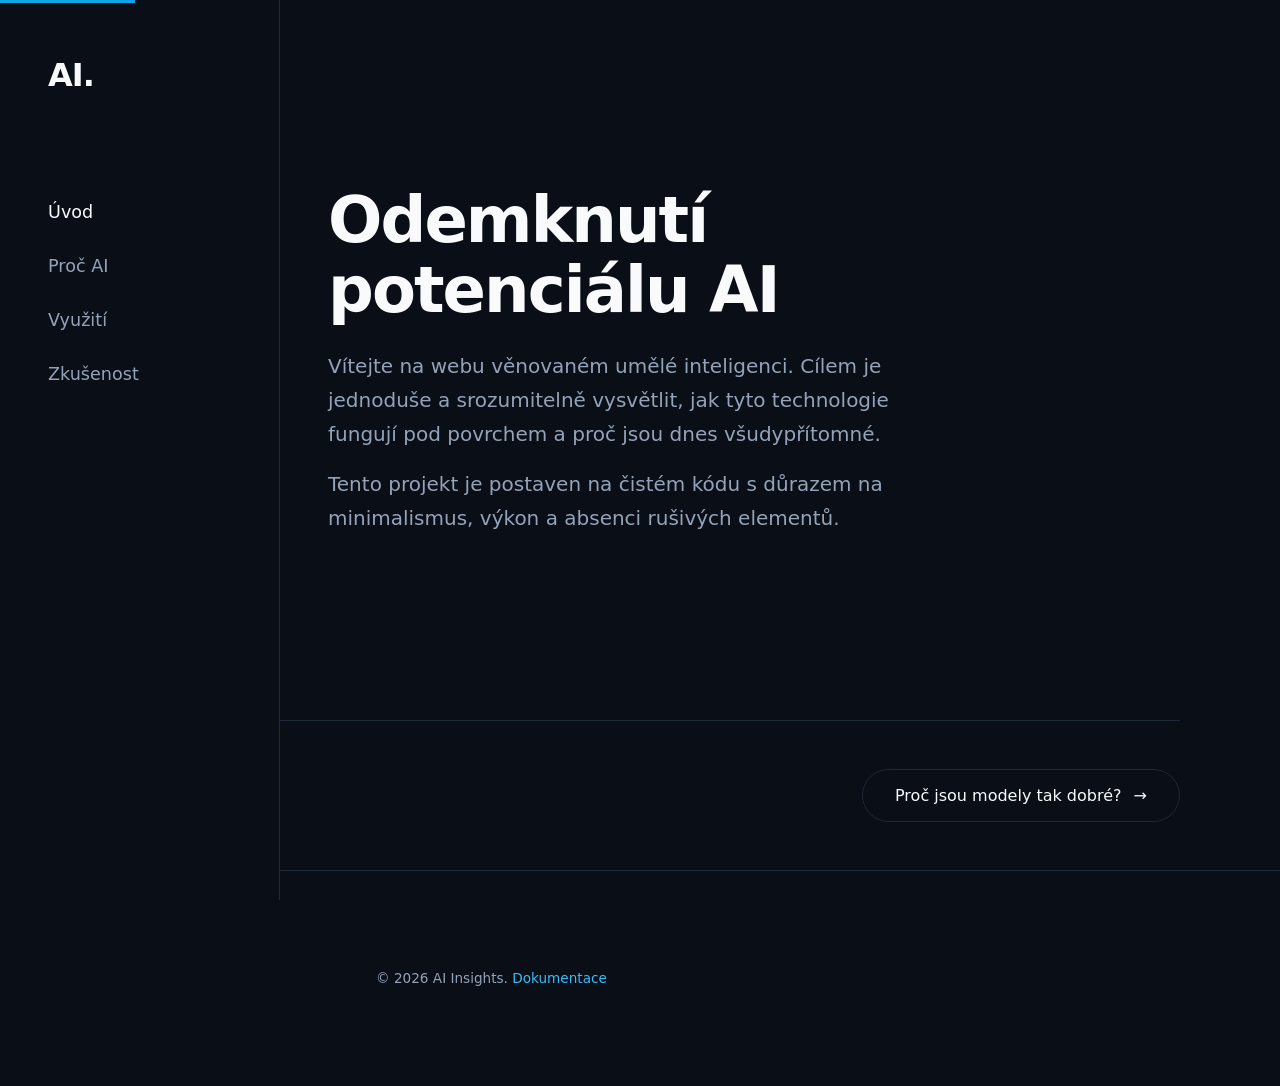
<file: index.html>
<!DOCTYPE html>
<html lang="cs">
<head>
    <meta charset="UTF-8">
    <meta name="viewport" content="width=device-width, initial-scale=1.0">
    <title>Potenciál a Síla Umělé Inteligence - Úvod</title>
    <meta name="description" content="Simplistický úvod do světa umělé inteligence.">
    <link rel="canonical" href="https://www.mojeaiprezentace.cz/">

    <!-- Open Graph / Facebook -->
    <meta property="og:title" content="Potenciál a Síla Umělé Inteligence - Úvod">
    <meta property="og:description" content="Simplistický úvod do světa umělé inteligence.">
    <meta property="og:type" content="website">
    <meta property="og:url" content="https://www.mojeaiprezentace.cz/">
    <meta property="og:image" content="https://www.mojeaiprezentace.cz/assets/og-image.png">

    <!-- Twitter -->
    <meta name="twitter:card" content="summary_large_image">
    <meta name="twitter:title" content="Potenciál a Síla Umělé Inteligence - Úvod">
    <meta name="twitter:description" content="Simplistický úvod do světa umělé inteligence.">
    <meta name="twitter:image" content="https://www.mojeaiprezentace.cz/assets/og-image.png">

    <link rel="stylesheet" href="style.css">
</head>
<body>
    <a href="#main-content" class="skip-link">Přejít na obsah</a>
    <aside class="sidebar" aria-label="Hlavní navigace">
        <div class="logo-text">AI.</div>
        <nav class="sidebar-nav">
            <a href="index.html" class="nav-link">Úvod</a>
            <a href="proc-ai.html" class="nav-link">Proč AI</a>
            <a href="vyuziti.html" class="nav-link">Využití</a>
            <a href="zkusenost.html" class="nav-link">Zkušenost</a>
        </nav>
    </aside>

    <div class="main-wrapper">
        <main id="main-content">
            <section class="hero">
                <div class="container">
                    <h1 id="hero-title" class="fade-in-left">Odemknutí<br>potenciálu AI</h1>
                    <p class="hero-subtitle fade-in-left">Vítejte na webu věnovaném umělé inteligenci. Cílem je jednoduše a srozumitelně vysvětlit, jak tyto technologie fungují pod povrchem a proč jsou dnes všudypřítomné.</p>
                    <p class="hero-subtitle fade-in-left" style="margin-top: 1rem;">Tento projekt je postaven na čistém kódu s důrazem na minimalismus, výkon a absenci rušivých elementů.</p>
                </div>
            </section>
            
            
            <div class="container page-navigation">
                <a href="proc-ai.html" class="btn-next fade-in-left">Proč jsou modely tak dobré?</a>
            </div>
        </main>

        <footer class="site-footer">
            <div class="container">
                <p>&copy; 2026 AI Insights. <a href="dokumentace.html">Dokumentace</a></p>
            </div>
        </footer>
    </div>
    <script src="script.js" defer></script>
</body>
</html>
</file>
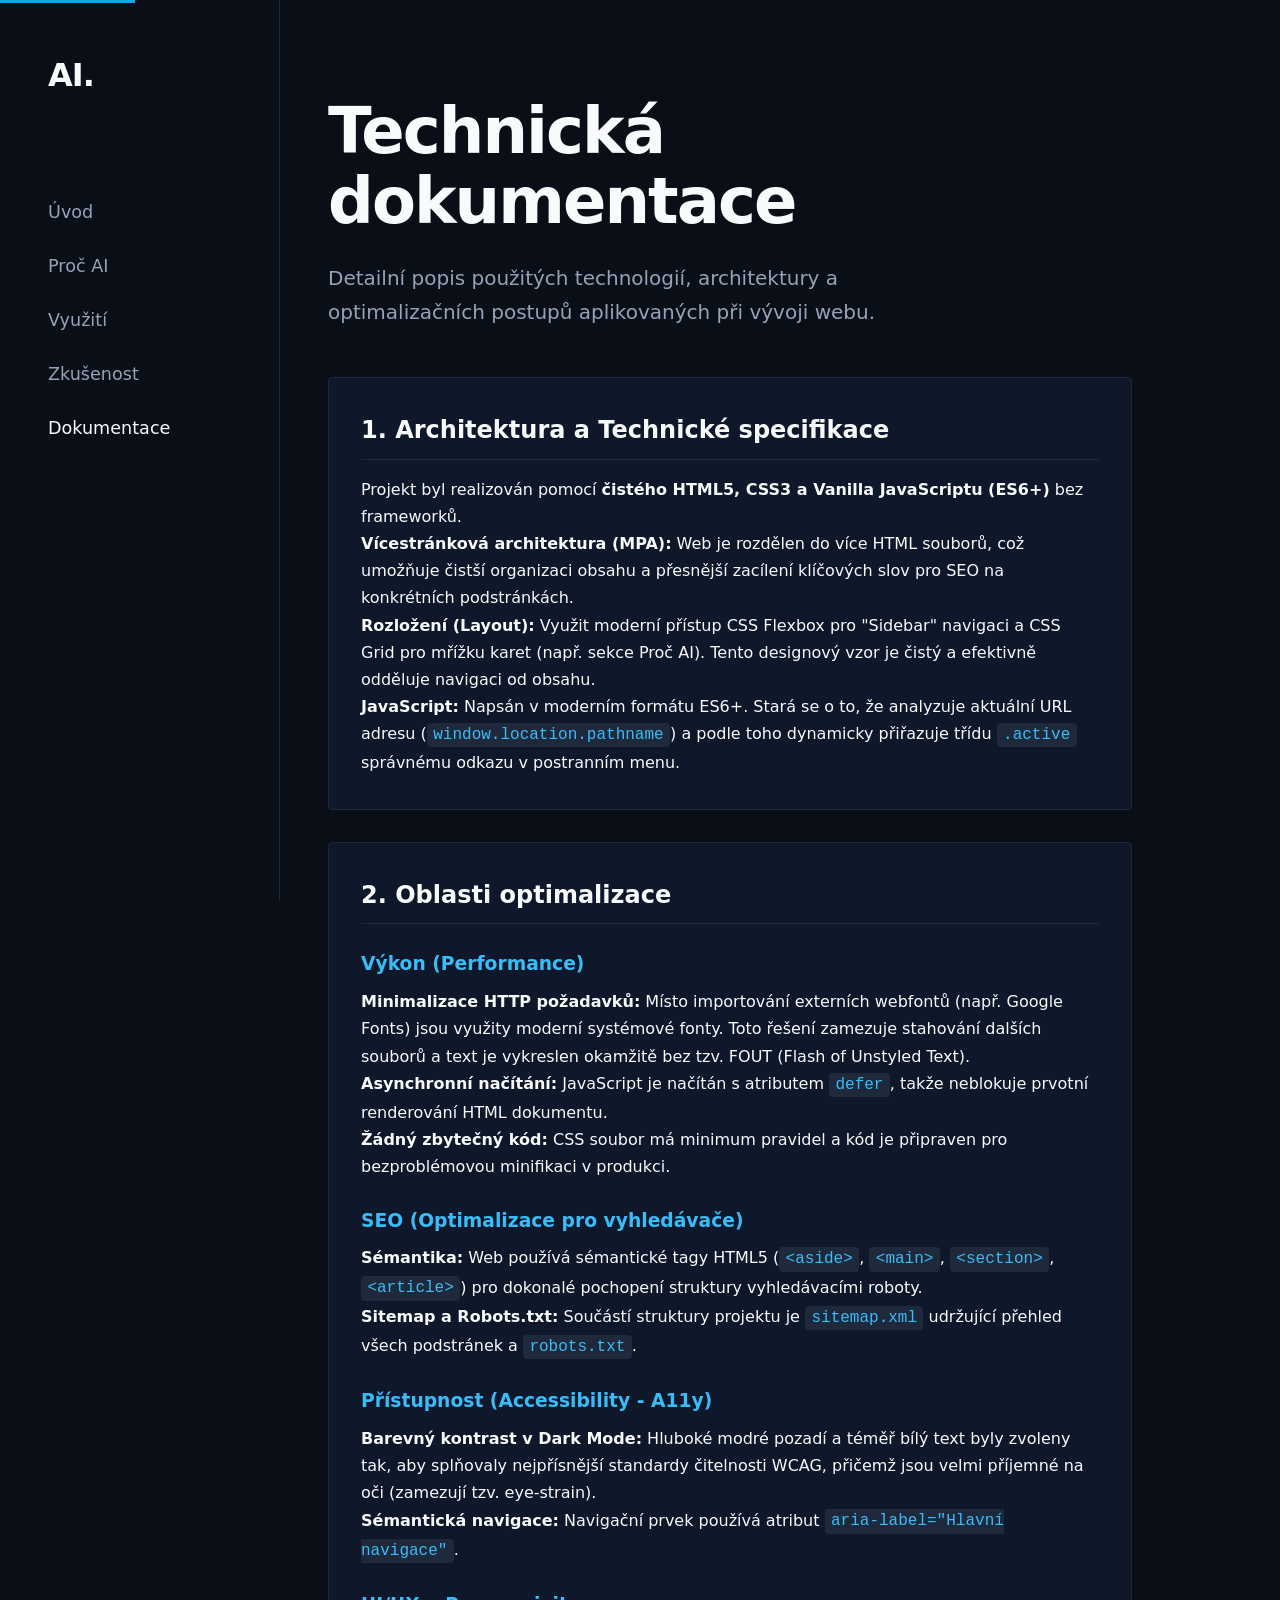
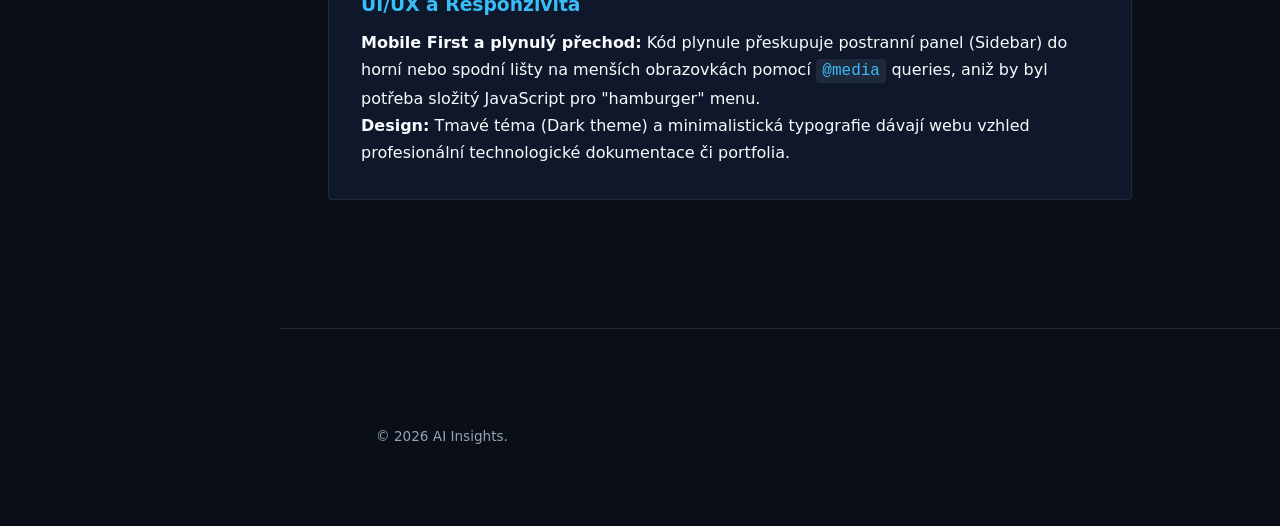
<file: dokumentace.html>
<!DOCTYPE html>
<html lang="cs">
<head>
    <meta charset="UTF-8">
    <meta name="viewport" content="width=device-width, initial-scale=1.0">
    <title>Technická Dokumentace - AI Insights</title>
    <meta name="description" content="Detailní popis použitých technologií, architektury a optimalizačních postupů projektu.">
    <link rel="canonical" href="https://goosening.github.io/AI_Vyuziti_Web/dokumentace.html">

    <!-- Open Graph / Facebook -->
    <meta property="og:title" content="Technická Dokumentace - AI Insights">
    <meta property="og:description" content="Detailní popis použitých technologií, architektury a optimalizačních postupů aplikovaných při vývoji webu.">
    <meta property="og:type" content="article">
    <meta property="og:url" content="https://goosening.github.io/AI_Vyuziti_Web/dokumentace.html">
    <meta property="og:image" content="https://goosening.github.io/AI_Vyuziti_Web/assets/og-image.png">

    <!-- Twitter -->
    <meta name="twitter:card" content="summary_large_image">
    <meta name="twitter:title" content="Technická Dokumentace - AI Insights">
    <meta name="twitter:description" content="Detailní popis použitých technologií, architektury a optimalizačních postupů aplikovaných při vývoji webu.">
    <meta name="twitter:image" content="https://goosening.github.io/AI_Vyuziti_Web/assets/og-image.png">

    <link rel="stylesheet" href="style.css">
    <style>
        .doc-section {
            background: var(--clr-bg-surface);
            padding: 2rem;
            border-radius: var(--border-radius);
            margin-bottom: 2rem;
            border: 1px solid var(--clr-border);
        }
        .doc-section h2 {
            color: var(--clr-text-main);
            border-bottom: 1px solid var(--clr-border);
            padding-bottom: 0.5rem;
            margin-bottom: 1rem;
        }
        .doc-section h3 {
            color: var(--clr-primary-400);
            margin-top: 1.5rem;
            margin-bottom: 0.5rem;
        }
        code {
            background-color: var(--clr-bg-card);
            padding: 0.2rem 0.4rem;
            border-radius: 4px;
            font-family: monospace;
            color: var(--clr-primary-400);
        }
    </style>
</head>
<body>
    <a href="#main-content" class="skip-link">Přejít na obsah</a>
    <aside class="sidebar" aria-label="Hlavní navigace">
        <div class="logo-text">AI.</div>
        <nav class="sidebar-nav">
            <a href="index.html" class="nav-link">Úvod</a>
            <a href="proc-ai.html" class="nav-link">Proč AI</a>
            <a href="vyuziti.html" class="nav-link">Využití</a>
            <a href="zkusenost.html" class="nav-link">Zkušenost</a>
            <a href="dokumentace.html" class="nav-link active">Dokumentace</a>
        </nav>
    </aside>

    <div class="main-wrapper">
        <main id="main-content">
            <section class="section">
                <div class="container">
                    <h1 class="page-title">Technická<br>dokumentace</h1>
                    <p class="page-subtitle" style="margin-bottom: 3rem;">Detailní popis použitých technologií, architektury a optimalizačních postupů aplikovaných při vývoji webu.</p>

                    <section class="doc-section">
                        <h2>1. Architektura a Technické specifikace</h2>
                        <p>Projekt byl realizován pomocí <strong>čistého HTML5, CSS3 a Vanilla JavaScriptu (ES6+)</strong> bez frameworků.</p>
                        <ul>
                            <li><strong>Vícestránková architektura (MPA):</strong> Web je rozdělen do více HTML souborů, což umožňuje čistší organizaci obsahu a přesnější zacílení klíčových slov pro SEO na konkrétních podstránkách.</li>
                            <li><strong>Rozložení (Layout):</strong> Využit moderní přístup CSS Flexbox pro "Sidebar" navigaci a CSS Grid pro mřížku karet (např. sekce Proč AI). Tento designový vzor je čistý a efektivně odděluje navigaci od obsahu.</li>
                            <li><strong>JavaScript:</strong> Napsán v moderním formátu ES6+. Stará se o to, že analyzuje aktuální URL adresu (<code>window.location.pathname</code>) a podle toho dynamicky přiřazuje třídu <code>.active</code> správnému odkazu v postranním menu.</li>
                        </ul>
                    </section>

                    <section class="doc-section">
                        <h2>2. Oblasti optimalizace</h2>
                        
                        <h3>Výkon (Performance)</h3>
                        <ul>
                            <li><strong>Minimalizace HTTP požadavků:</strong> Místo importování externích webfontů (např. Google Fonts) jsou využity moderní systémové fonty. Toto řešení zamezuje stahování dalších souborů a text je vykreslen okamžitě bez tzv. FOUT (Flash of Unstyled Text).</li>
                            <li><strong>Asynchronní načítání:</strong> JavaScript je načítán s atributem <code>defer</code>, takže neblokuje prvotní renderování HTML dokumentu.</li>
                            <li><strong>Žádný zbytečný kód:</strong> CSS soubor má minimum pravidel a kód je připraven pro bezproblémovou minifikaci v produkci.</li>
                        </ul>

                        <h3>SEO (Optimalizace pro vyhledávače)</h3>
                        <ul>
                            <li><strong>Sémantika:</strong> Web používá sémantické tagy HTML5 (<code>&lt;aside&gt;</code>, <code>&lt;main&gt;</code>, <code>&lt;section&gt;</code>, <code>&lt;article&gt;</code>) pro dokonalé pochopení struktury vyhledávacími roboty.</li>
                            <li><strong>Sitemap a Robots.txt:</strong> Součástí struktury projektu je <code>sitemap.xml</code> udržující přehled všech podstránek a <code>robots.txt</code>.</li>
                        </ul>

                        <h3>Přístupnost (Accessibility - A11y)</h3>
                        <ul>
                            <li><strong>Barevný kontrast v Dark Mode:</strong> Hluboké modré pozadí a téměř bílý text byly zvoleny tak, aby splňovaly nejpřísnější standardy čitelnosti WCAG, přičemž jsou velmi příjemné na oči (zamezují tzv. eye-strain).</li>
                            <li><strong>Sémantická navigace:</strong> Navigační prvek používá atribut <code>aria-label="Hlavní navigace"</code>.</li>
                        </ul>

                        <h3>UI/UX a Responzivita</h3>
                        <ul>
                            <li><strong>Mobile First a plynulý přechod:</strong> Kód plynule přeskupuje postranní panel (Sidebar) do horní nebo spodní lišty na menších obrazovkách pomocí <code>@media</code> queries, aniž by byl potřeba složitý JavaScript pro "hamburger" menu.</li>
                            <li><strong>Design:</strong> Tmavé téma (Dark theme) a minimalistická typografie dávají webu vzhled profesionální technologické dokumentace či portfolia.</li>
                        </ul>
                    </section>
                </div>
            </section>
        </main>

        <footer class="site-footer">
            <div class="container">
                <p>&copy; 2026 AI Insights.</p>
            </div>
        </footer>
    </div>
    <script src="script.js" defer></script>
</body>
</html>
</file>
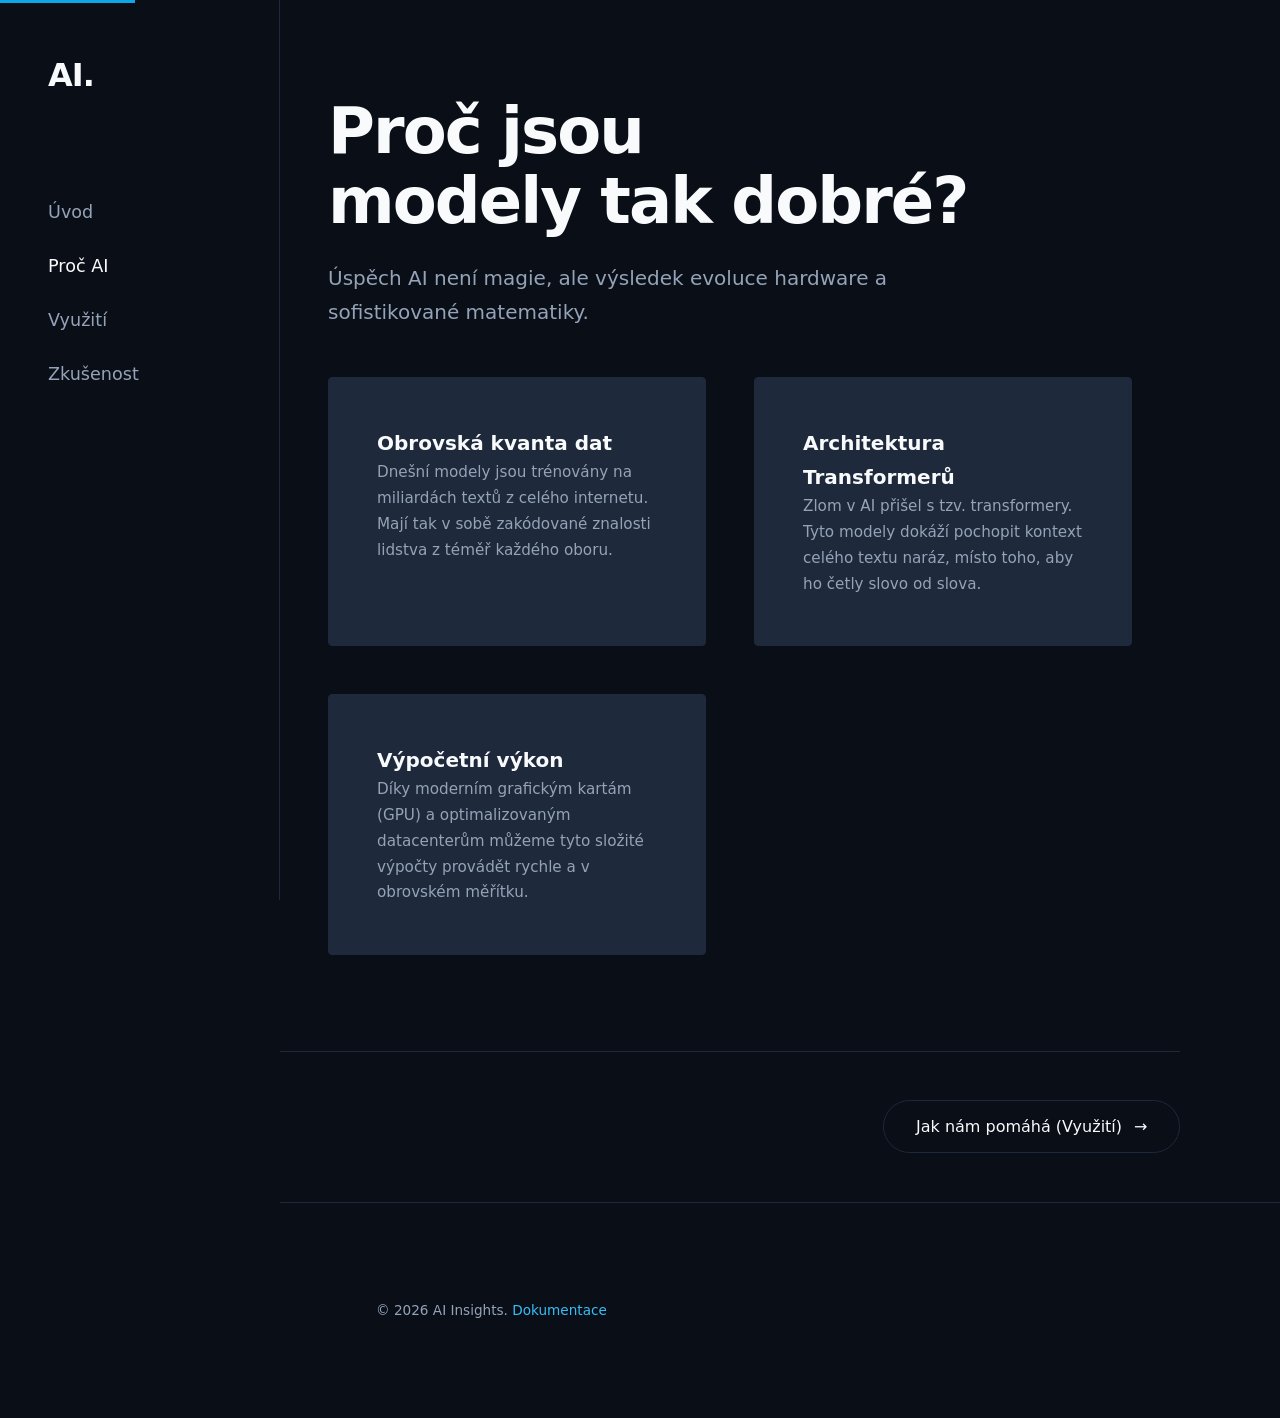
<file: proc-ai.html>
<!DOCTYPE html>
<html lang="cs">
<head>
    <meta charset="UTF-8">
    <meta name="viewport" content="width=device-width, initial-scale=1.0">
    <title>Proč je AI dobrá - AI Insights</title>
    <meta name="description" content="Úspěch AI není magie, ale výsledek evoluce hardware a sofistikované matematiky.">
    <link rel="canonical" href="https://goosening.github.io/AI_Vyuziti_Web/proc-ai.html">

    <!-- Open Graph / Facebook -->
    <meta property="og:title" content="Proč je AI dobrá - AI Insights">
    <meta property="og:description" content="Úspěch AI není magie, ale výsledek evoluce hardware a sofistikované matematiky.">
    <meta property="og:type" content="article">
    <meta property="og:url" content="https://goosening.github.io/AI_Vyuziti_Web/proc-ai.html">
    <meta property="og:image" content="https://goosening.github.io/AI_Vyuziti_Web/assets/og-image.png">

    <!-- Twitter -->
    <meta name="twitter:card" content="summary_large_image">
    <meta name="twitter:title" content="Proč je AI dobrá - AI Insights">
    <meta name="twitter:description" content="Úspěch AI není magie, ale výsledek evoluce hardware a sofistikované matematiky.">
    <meta name="twitter:image" content="https://goosening.github.io/AI_Vyuziti_Web/assets/og-image.png">

    <link rel="stylesheet" href="style.css">
</head>
<body>
    <a href="#main-content" class="skip-link">Přejít na obsah</a>
    <aside class="sidebar" aria-label="Hlavní navigace">
        <div class="logo-text">AI.</div>
        <nav class="sidebar-nav">
            <a href="index.html" class="nav-link">Úvod</a>
            <a href="proc-ai.html" class="nav-link">Proč AI</a>
            <a href="vyuziti.html" class="nav-link">Využití</a>
            <a href="zkusenost.html" class="nav-link">Zkušenost</a>
        </nav>
    </aside>

    <div class="main-wrapper">
        <main id="main-content">
            <section class="section">
                <div class="container">
                    <h1 class="page-title fade-in-left">Proč jsou<br>modely tak dobré?</h1>
                    <p class="page-subtitle fade-in-left" style="margin-bottom: 3rem;">Úspěch AI není magie, ale výsledek evoluce hardware a sofistikované matematiky.</p>
                    
                    <div class="grid grid-3">
                        <article class="card fade-in-left">
                            <h3>Obrovská kvanta dat</h3>
                            <p>Dnešní modely jsou trénovány na miliardách textů z celého internetu. Mají tak v sobě zakódované znalosti lidstva z téměř každého oboru.</p>
                        </article>
                        <article class="card fade-in-left">
                            <h3>Architektura Transformerů</h3>
                            <p>Zlom v AI přišel s tzv. transformery. Tyto modely dokáží pochopit kontext celého textu naráz, místo toho, aby ho četly slovo od slova.</p>
                        </article>
                        <article class="card fade-in-left">
                            <h3>Výpočetní výkon</h3>
                            <p>Díky moderním grafickým kartám (GPU) a optimalizovaným datacenterům můžeme tyto složité výpočty provádět rychle a v obrovském měřítku.</p>
                        </article>
                    </div>
                </div>
            </section>
            
            <div class="container page-navigation">
                <a href="vyuziti.html" class="btn-next fade-in-left">Jak nám pomáhá (Využití)</a>
            </div>
        </main>

        <footer class="site-footer">
            <div class="container">
                <p>&copy; 2026 AI Insights. <a href="dokumentace.html">Dokumentace</a></p>
            </div>
        </footer>
    </div>
    <script src="script.js" defer></script>
</body>
</html>
</file>
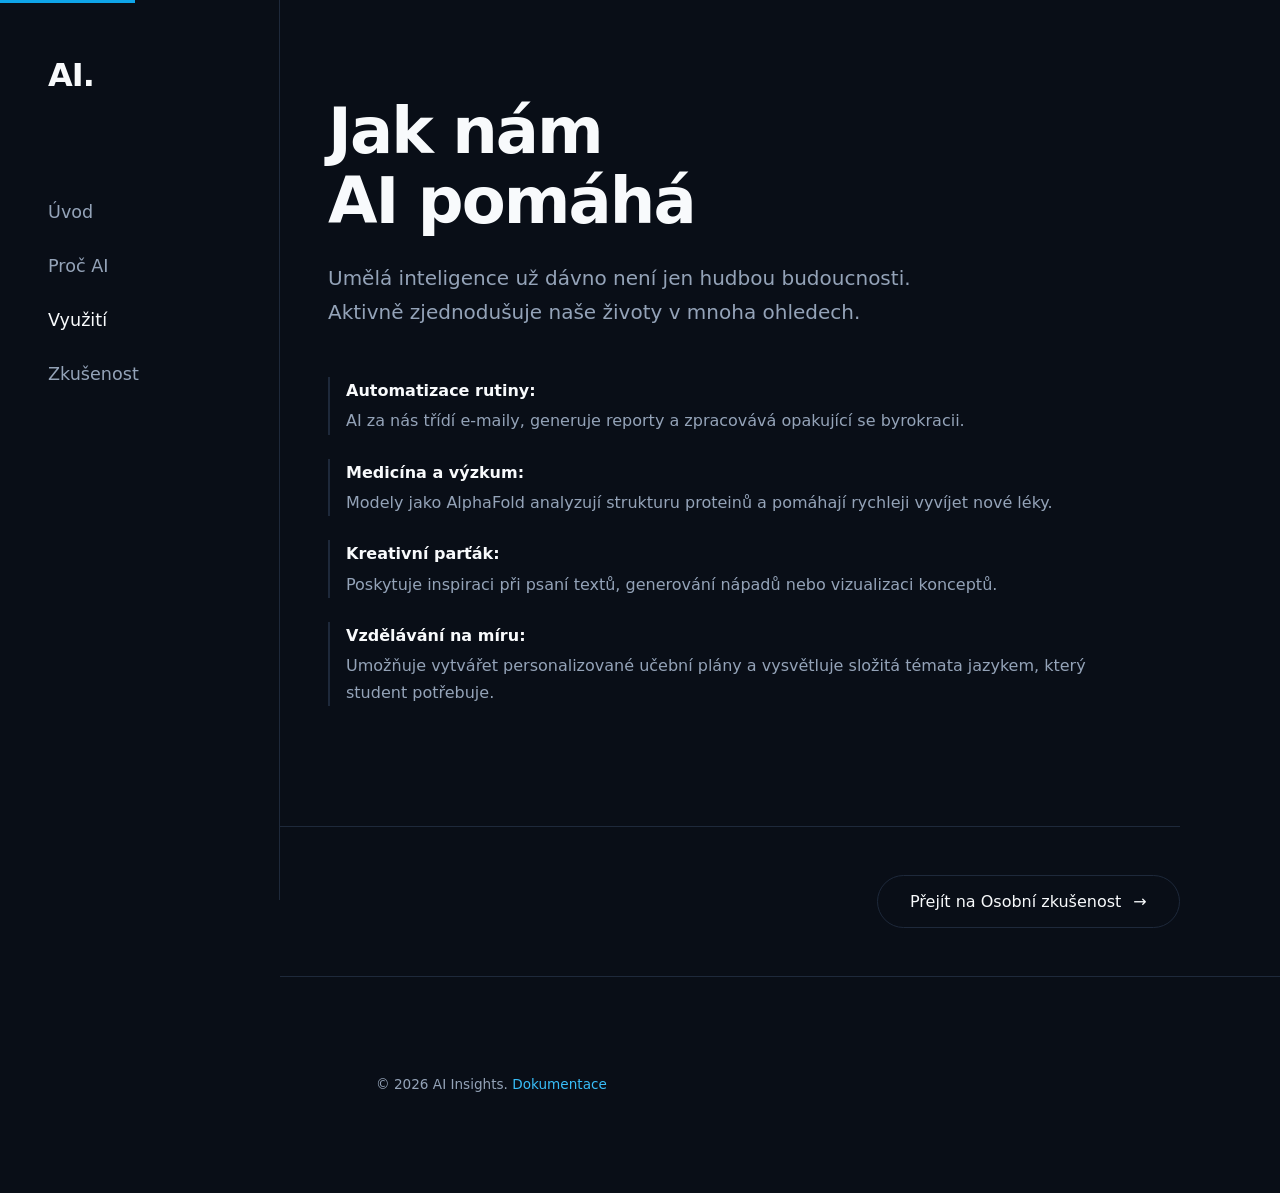
<file: vyuziti.html>
<!DOCTYPE html>
<html lang="cs">
<head>
    <meta charset="UTF-8">
    <meta name="viewport" content="width=device-width, initial-scale=1.0">
    <title>Využití AI - AI Insights</title>
    <meta name="description" content="Umělá inteligence zjednodušuje naše životy v mnoha ohledech.">
    <link rel="canonical" href="https://goosening.github.io/AI_Vyuziti_Web/vyuziti.html">

    <!-- Open Graph / Facebook -->
    <meta property="og:title" content="Využití AI - AI Insights">
    <meta property="og:description" content="Umělá inteligence zjednodušuje naše životy v mnoha ohledech.">
    <meta property="og:type" content="article">
    <meta property="og:url" content="https://goosening.github.io/AI_Vyuziti_Web/vyuziti.html">
    <meta property="og:image" content="https://goosening.github.io/AI_Vyuziti_Web/assets/og-image.png">

    <!-- Twitter -->
    <meta name="twitter:card" content="summary_large_image">
    <meta name="twitter:title" content="Využití AI - AI Insights">
    <meta name="twitter:description" content="Umělá inteligence zjednodušuje naše životy v mnoha ohledech.">
    <meta name="twitter:image" content="https://goosening.github.io/AI_Vyuziti_Web/assets/og-image.png">

    <link rel="stylesheet" href="style.css">
</head>
<body>
    <a href="#main-content" class="skip-link">Přejít na obsah</a>
    <aside class="sidebar" aria-label="Hlavní navigace">
        <div class="logo-text">AI.</div>
        <nav class="sidebar-nav">
            <a href="index.html" class="nav-link">Úvod</a>
            <a href="proc-ai.html" class="nav-link">Proč AI</a>
            <a href="vyuziti.html" class="nav-link">Využití</a>
            <a href="zkusenost.html" class="nav-link">Zkušenost</a>
        </nav>
    </aside>

    <div class="main-wrapper">
        <main id="main-content">
            <section class="section">
                <div class="container">
                    <h1 class="page-title fade-in-left">Jak nám<br>AI pomáhá</h1>
                    <p class="page-subtitle fade-in-left" style="margin-bottom: 3rem;">Umělá inteligence už dávno není jen hudbou budoucnosti. Aktivně zjednodušuje naše životy v mnoha ohledech.</p>
                    
                    <ul class="feature-list fade-in-left">
                        <li><strong>Automatizace rutiny:</strong> AI za nás třídí e-maily, generuje reporty a zpracovává opakující se byrokracii.</li>
                        <li><strong>Medicína a výzkum:</strong> Modely jako AlphaFold analyzují strukturu proteinů a pomáhají rychleji vyvíjet nové léky.</li>
                        <li><strong>Kreativní parťák:</strong> Poskytuje inspiraci při psaní textů, generování nápadů nebo vizualizaci konceptů.</li>
                        <li><strong>Vzdělávání na míru:</strong> Umožňuje vytvářet personalizované učební plány a vysvětluje složitá témata jazykem, který student potřebuje.</li>
                    </ul>
                </div>
            </section>
            
            <div class="container page-navigation">
                <a href="zkusenost.html" class="btn-next fade-in-left">Přejít na Osobní zkušenost</a>
            </div>
        </main>

        <footer class="site-footer">
            <div class="container">
                <p>&copy; 2026 AI Insights. <a href="dokumentace.html">Dokumentace</a></p>
            </div>
        </footer>
    </div>
    <script src="script.js" defer></script>
</body>
</html>
</file>
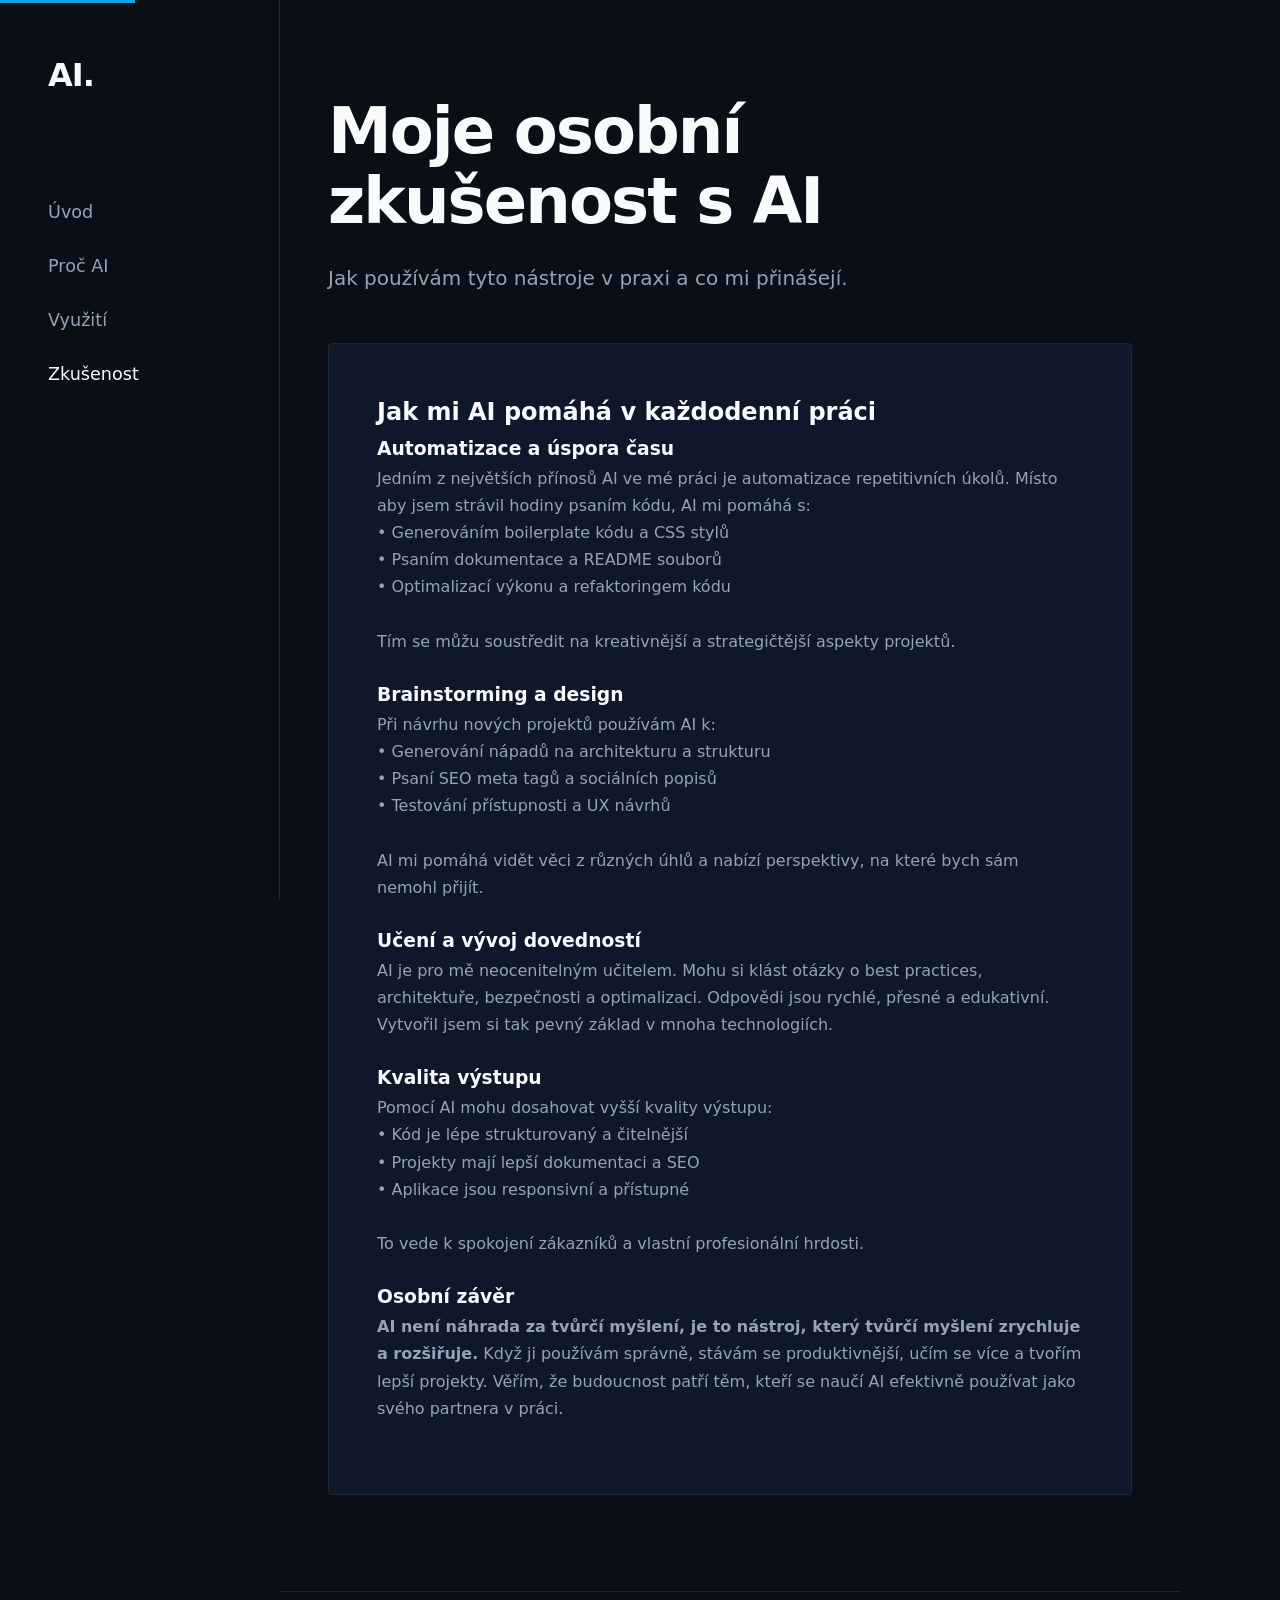
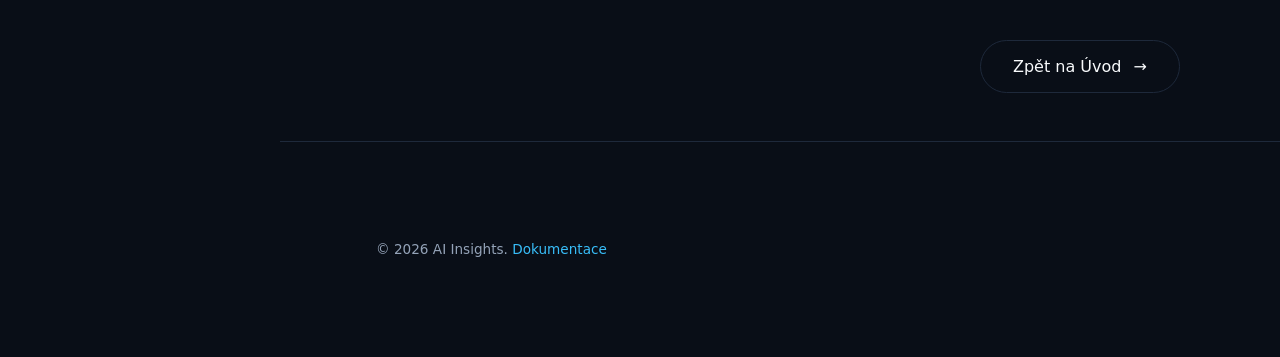
<file: zkusenost.html>
<!DOCTYPE html>
<html lang="cs">
<head>
    <meta charset="UTF-8">
    <meta name="viewport" content="width=device-width, initial-scale=1.0">
    <title>Moje osobní zkušenost - AI Insights</title>
    <meta name="description" content="Jak používám AI nástroje v praxi a co mi přinášejí.">
    <link rel="canonical" href="https://goosening.github.io/AI_Vyuziti_Web/zkusenost.html">

    <!-- Open Graph / Facebook -->
    <meta property="og:title" content="Moje osobní zkušenost - AI Insights">
    <meta property="og:description" content="Jak používám tyto nástroje v praxi a co mi přinášejí.">
    <meta property="og:type" content="article">
    <meta property="og:url" content="https://goosening.github.io/AI_Vyuziti_Web/zkusenost.html">
    <meta property="og:image" content="https://goosening.github.io/AI_Vyuziti_Web/assets/og-image.png">

    <!-- Twitter -->
    <meta name="twitter:card" content="summary_large_image">
    <meta name="twitter:title" content="Moje osobní zkušenost - AI Insights">
    <meta name="twitter:description" content="Jak používám tyto nástroje v praxi a co mi přinášejí.">
    <meta name="twitter:image" content="https://goosening.github.io/AI_Vyuziti_Web/assets/og-image.png">

    <link rel="stylesheet" href="style.css">
</head>
<body>
    <a href="#main-content" class="skip-link">Přejít na obsah</a>
    <aside class="sidebar" aria-label="Hlavní navigace">
        <div class="logo-text">AI.</div>
        <nav class="sidebar-nav">
            <a href="index.html" class="nav-link">Úvod</a>
            <a href="proc-ai.html" class="nav-link">Proč AI</a>
            <a href="vyuziti.html" class="nav-link">Využití</a>
            <a href="zkusenost.html" class="nav-link">Zkušenost</a>
        </nav>
    </aside>

    <div class="main-wrapper">
        <main id="main-content">
            <section class="section">
                <div class="container">
                    <h1 class="page-title fade-in-left">Moje osobní<br>zkušenost s AI</h1>
                    <p class="page-subtitle fade-in-left" style="margin-bottom: 3rem;">Jak používám tyto nástroje v praxi a co mi přinášejí.</p>
                    
                    <div class="placeholder-box fade-in-left">
                        <h2>Jak mi AI pomáhá v každodenní práci</h2>
                        
                        <h3>Automatizace a úspora času</h3>
                        <p>Jedním z největších přínosů AI ve mé práci je automatizace repetitivních úkolů. Místo aby jsem strávil hodiny psaním kódu, AI mi pomáhá s:<br>
                        • Generováním boilerplate kódu a CSS stylů<br>
                        • Psaním dokumentace a README souborů<br>
                        • Optimalizací výkonu a refaktoringem kódu<br>
                        <br>Tím se můžu soustředit na kreativnější a strategičtější aspekty projektů.</p>
                        
                        <h3>Brainstorming a design</h3>
                        <p>Při návrhu nových projektů používám AI k:<br>
                        • Generování nápadů na architekturu a strukturu<br>
                        • Psaní SEO meta tagů a sociálních popisů<br>
                        • Testování přístupnosti a UX návrhů<br>
                        <br>AI mi pomáhá vidět věci z různých úhlů a nabízí perspektivy, na které bych sám nemohl přijít.</p>
                        
                        <h3>Učení a vývoj dovedností</h3>
                        <p>AI je pro mě neocenitelným učitelem. Mohu si klást otázky o best practices, architektuře, bezpečnosti a optimalizaci. Odpovědi jsou rychlé, přesné a edukativní. Vytvořil jsem si tak pevný základ v mnoha technologiích.</p>
                        
                        <h3>Kvalita výstupu</h3>
                        <p>Pomocí AI mohu dosahovat vyšší kvality výstupu:<br>
                        • Kód je lépe strukturovaný a čitelnější<br>
                        • Projekty mají lepší dokumentaci a SEO<br>
                        • Aplikace jsou responsivní a přístupné<br>
                        <br>To vede k spokojení zákazníků a vlastní profesionální hrdosti.</p>
                        
                        <h3>Osobní závěr</h3>
                        <p><strong>AI není náhrada za tvůrčí myšlení, je to nástroj, který tvůrčí myšlení zrychluje a rozšiřuje.</strong> Když ji používám správně, stávám se produktivnější, učím se více a tvořím lepší projekty. Věřím, že budoucnost patří těm, kteří se naučí AI efektivně používat jako svého partnera v práci.</p>
                    </div>
                </div>
            </section>
            
            <div class="container page-navigation">
                <a href="index.html" class="btn-next fade-in-left">Zpět na Úvod</a>
            </div>
        </main>

        <footer class="site-footer">
            <div class="container">
                <p>&copy; 2026 AI Insights. <a href="dokumentace.html">Dokumentace</a></p>
            </div>
        </footer>
    </div>
    <script src="script.js" defer></script>
</body>
</html>
</file>
<file: style.css>
:root {
    --clr-bg: #090e17;
    --clr-bg-surface: #0f172a;
    --clr-bg-card: #1e293b;
    
    --clr-primary-400: #38bdf8;
    --clr-primary-500: #0ea5e9;
    --clr-primary-700: #0369a1;
    
    --clr-text-main: #f8fafc;
    --clr-text-muted: #94a3b8;
    --clr-border: #1e293b;
    
    --font-sans: system-ui, -apple-system, BlinkMacSystemFont, "Segoe UI", Roboto, Helvetica, Arial, sans-serif;
    
    --sidebar-width: 280px;
    --spacing-md: 1.5rem;
    --spacing-lg: 3rem;
    --spacing-xl: 6rem;
    --border-radius: 4px;
}

*, *::before, *::after {
    box-sizing: border-box;
    margin: 0;
    padding: 0;
}

html {
    scroll-behavior: smooth;
    font-size: 16px;
}

body {
    font-family: var(--font-sans);
    line-height: 1.7;
    color: var(--clr-text-main);
    background-color: var(--clr-bg);
    -webkit-font-smoothing: antialiased;
}

a {
    color: var(--clr-primary-400);
    text-decoration: none;
    transition: color 0.2s;
}

a:hover, a:focus {
    color: var(--clr-primary-500);
    text-decoration: underline;
}

ul { list-style: none; }
.sr-only { position: absolute; width: 1px; height: 1px; padding: 0; margin: -1px; overflow: hidden; clip: rect(0,0,0,0); border: 0; }
.skip-link { position: absolute; top: -40px; left: 0; background: var(--clr-primary-500); color: white; padding: 8px; z-index: 100; }
.skip-link:focus { top: 0; }


.sidebar {
    width: var(--sidebar-width);
    height: 100vh;
    position: fixed;
    top: 0;
    left: 0;
    border-right: 1px solid var(--clr-border);
    background-color: var(--clr-bg);
    display: flex;
    flex-direction: column;
    padding: var(--spacing-lg);
    z-index: 50;
}

.sidebar .logo-text {
    font-size: 2rem;
    font-weight: bold;
    color: var(--clr-text-main);
    margin-bottom: var(--spacing-xl);
    letter-spacing: -1px;
}

.sidebar-nav {
    display: flex;
    flex-direction: column;
    gap: var(--spacing-md);
}

.sidebar-nav a {
    color: var(--clr-text-muted);
    font-size: 1.1rem;
    text-decoration: none;
}

.sidebar-nav a:hover,
.sidebar-nav a.active {
    color: var(--clr-text-main);
}

.main-wrapper {
    margin-left: var(--sidebar-width);
    min-height: 100vh;
    display: flex;
    flex-direction: column;
    
    opacity: 0;
    transition: opacity 0.3s ease-out;
}

.main-wrapper.page-enter-active {
    opacity: 1;
}

.main-wrapper.page-leave-active {
    opacity: 0;
}


.container {
    width: 100%;
    max-width: 900px;
    padding: var(--spacing-lg);
}

.hero {
    flex-grow: 1;
    display: flex;
    align-items: center;
    min-height: 80vh;
}

#hero-title, .page-title {
    font-size: clamp(3rem, 5vw, 5rem);
    line-height: 1.1;
    letter-spacing: -0.03em;
    margin-bottom: var(--spacing-md);
    color: var(--clr-text-main);
    font-weight: 700;
}

.hero-subtitle, .page-subtitle {
    font-size: 1.25rem;
    color: var(--clr-text-muted);
    max-width: 600px;
}

.section {
    padding: var(--spacing-lg) 0;
}

.section-title {
    font-size: 2rem;
    margin-bottom: var(--spacing-lg);
    color: var(--clr-text-main);
}


.grid-3 {
    display: grid;
    grid-template-columns: repeat(auto-fit, minmax(280px, 1fr));
    gap: var(--spacing-lg);
}

.card {
    background: var(--clr-bg-card);
    padding: var(--spacing-lg);
    border-radius: var(--border-radius);
    border: 1px solid var(--clr-border);
}

.card h3 {
    color: var(--clr-text-main);
    margin-bottom: var(--spacing-sm);
    font-size: 1.25rem;
}

.card p {
    color: var(--clr-text-muted);
    font-size: 0.95rem;
}


.feature-list li {
    margin-bottom: var(--spacing-md);
    color: var(--clr-text-muted);
    border-left: 2px solid var(--clr-border);
    padding-left: 1rem;
}

.feature-list strong {
    color: var(--clr-text-main);
    display: block;
    margin-bottom: 0.2rem;
}


.placeholder-box {
    background-color: var(--clr-bg-surface);
    padding: var(--spacing-lg);
    border-radius: var(--border-radius);
    border: 1px solid var(--clr-border);
}

.placeholder-box p {
    margin-bottom: var(--spacing-md);
    color: var(--clr-text-muted);
}

.placeholder-box .lead {
    font-size: 1.15rem;
    color: var(--clr-text-main);
}


.btn-primary {
    display: inline-block;
    padding: 0.75rem 1.5rem;
    background: var(--clr-primary-500);
    color: white;
    border-radius: var(--border-radius);
    font-weight: bold;
    margin-top: var(--spacing-md);
}

.btn-primary:hover {
    background: var(--clr-primary-400);
    text-decoration: none;
}


.site-footer {
    padding: var(--spacing-lg);
    border-top: 1px solid var(--clr-border);
    color: var(--clr-text-muted);
    font-size: 0.85rem;
}


@media (max-width: 900px) {
    .sidebar {
        width: 100%;
        height: auto;
        position: static;
        border-right: none;
        border-bottom: 1px solid var(--clr-border);
        padding: var(--spacing-md);
        flex-direction: row;
        justify-content: space-between;
        align-items: center;
    }
    
    .sidebar .logo-text {
        margin-bottom: 0;
        font-size: 1.5rem;
    }
    
    .sidebar-nav {
        flex-direction: row;
        gap: var(--spacing-md);
    }
    
    .sidebar-nav a {
        font-size: 0.95rem;
    }
    
    .main-wrapper {
        margin-left: 0;
        width: 100%;
    }
}

@media (max-width: 600px) {
    .sidebar {
        flex-direction: column;
        align-items: flex-start;
        gap: var(--spacing-md);
    }
    .sidebar-nav {
        flex-direction: column;
        gap: 0.5rem;
    }
}




.fade-in-left {
    opacity: 0;
    transform: translateX(-30px);
    transition: opacity 0.6s cubic-bezier(0.25, 0.46, 0.45, 0.94), transform 0.6s cubic-bezier(0.25, 0.46, 0.45, 0.94);
    will-change: opacity, transform; 
}

.fade-in-left.visible {
    opacity: 1;
    transform: translateX(0);
}


.grid-3 .card:nth-child(1) { transition-delay: 0.1s; }
.grid-3 .card:nth-child(2) { transition-delay: 0.2s; }
.grid-3 .card:nth-child(3) { transition-delay: 0.3s; }


.page-navigation {
    margin-top: auto; 
    padding: var(--spacing-lg) 0;
    display: flex;
    justify-content: flex-end;
    border-top: 1px solid var(--clr-border);
}

.btn-next {
    display: inline-flex;
    align-items: center;
    gap: 0.75rem;
    padding: 0.75rem 2rem;
    background: transparent;
    color: var(--clr-text-main);
    border: 1px solid var(--clr-border);
    border-radius: 50px;
    font-weight: 500;
    transition: all 0.2s ease;
}

.btn-next::after {
    content: "→";
    transition: transform 0.2s ease;
}

.btn-next:hover {
    background: var(--clr-bg-card);
    border-color: var(--clr-primary-500);
    text-decoration: none;
}

.btn-next:hover::after {
    transform: translateX(5px); 
}
</file>
